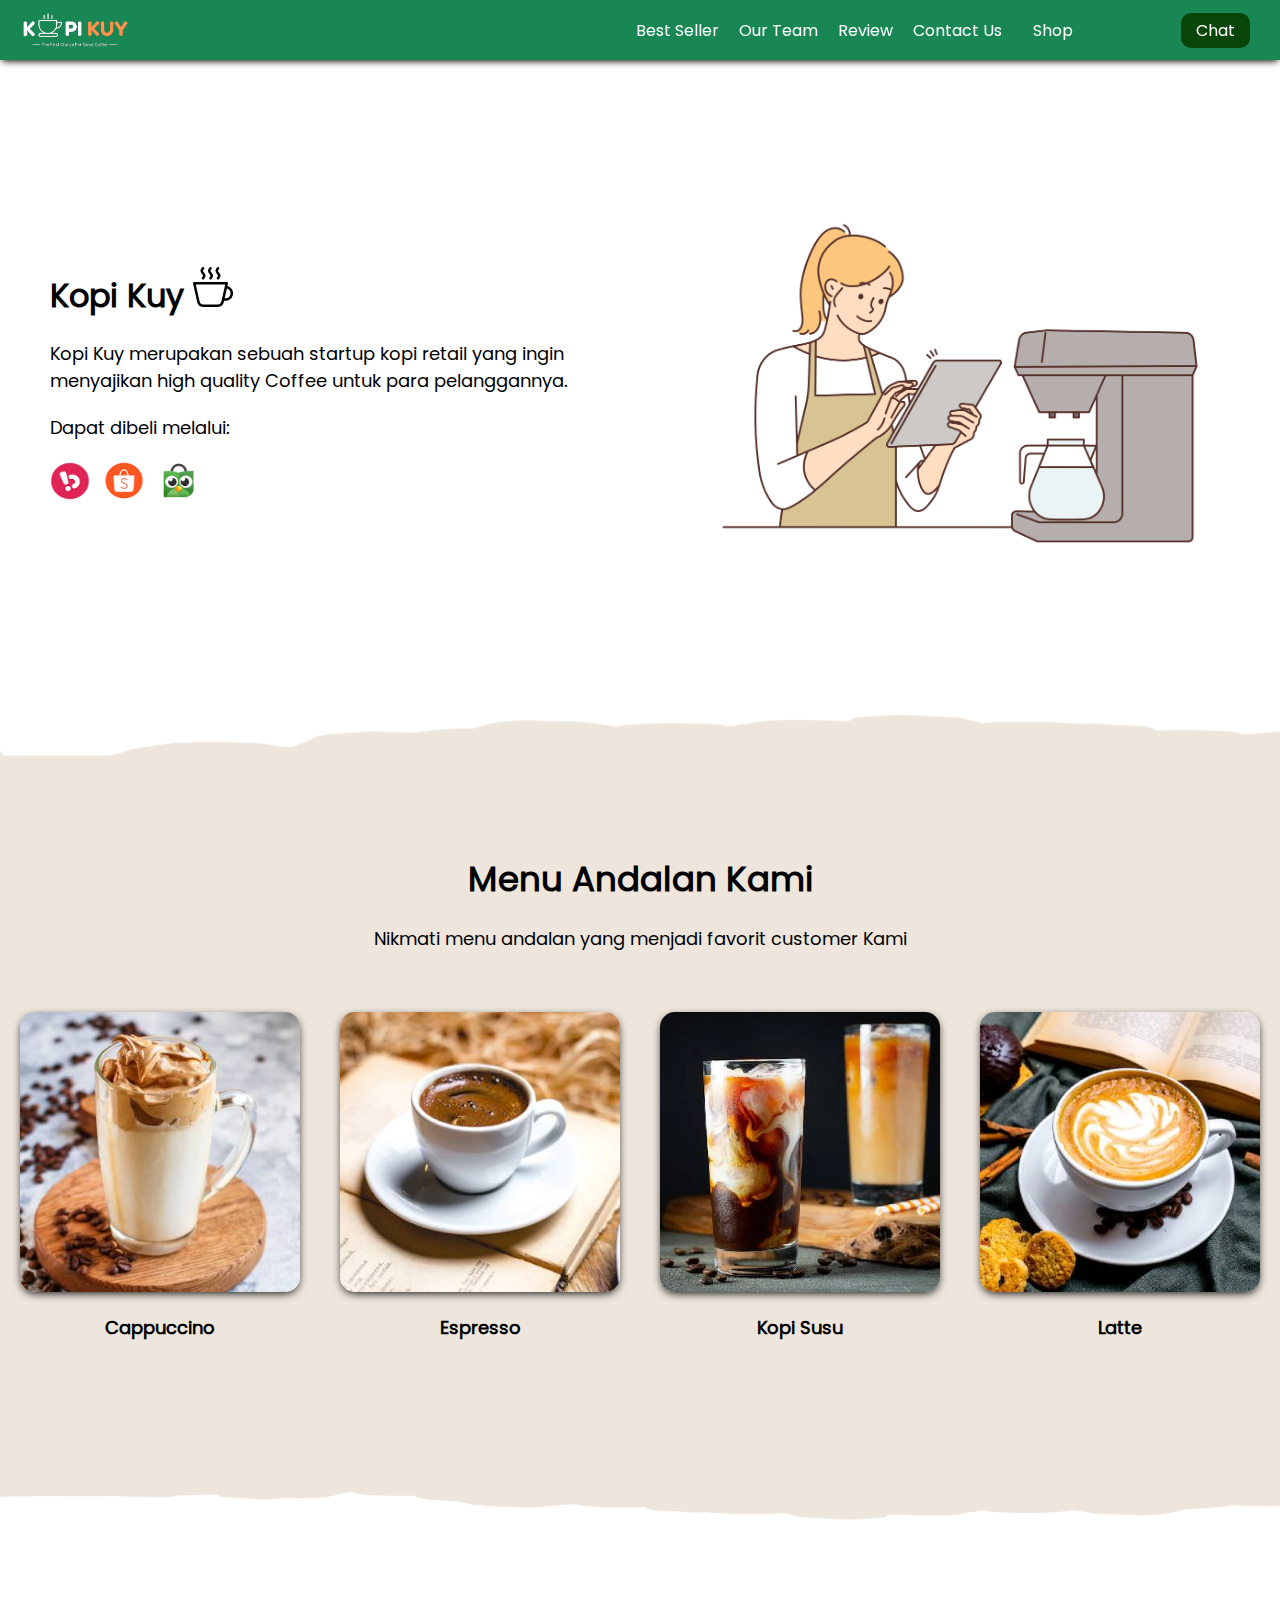
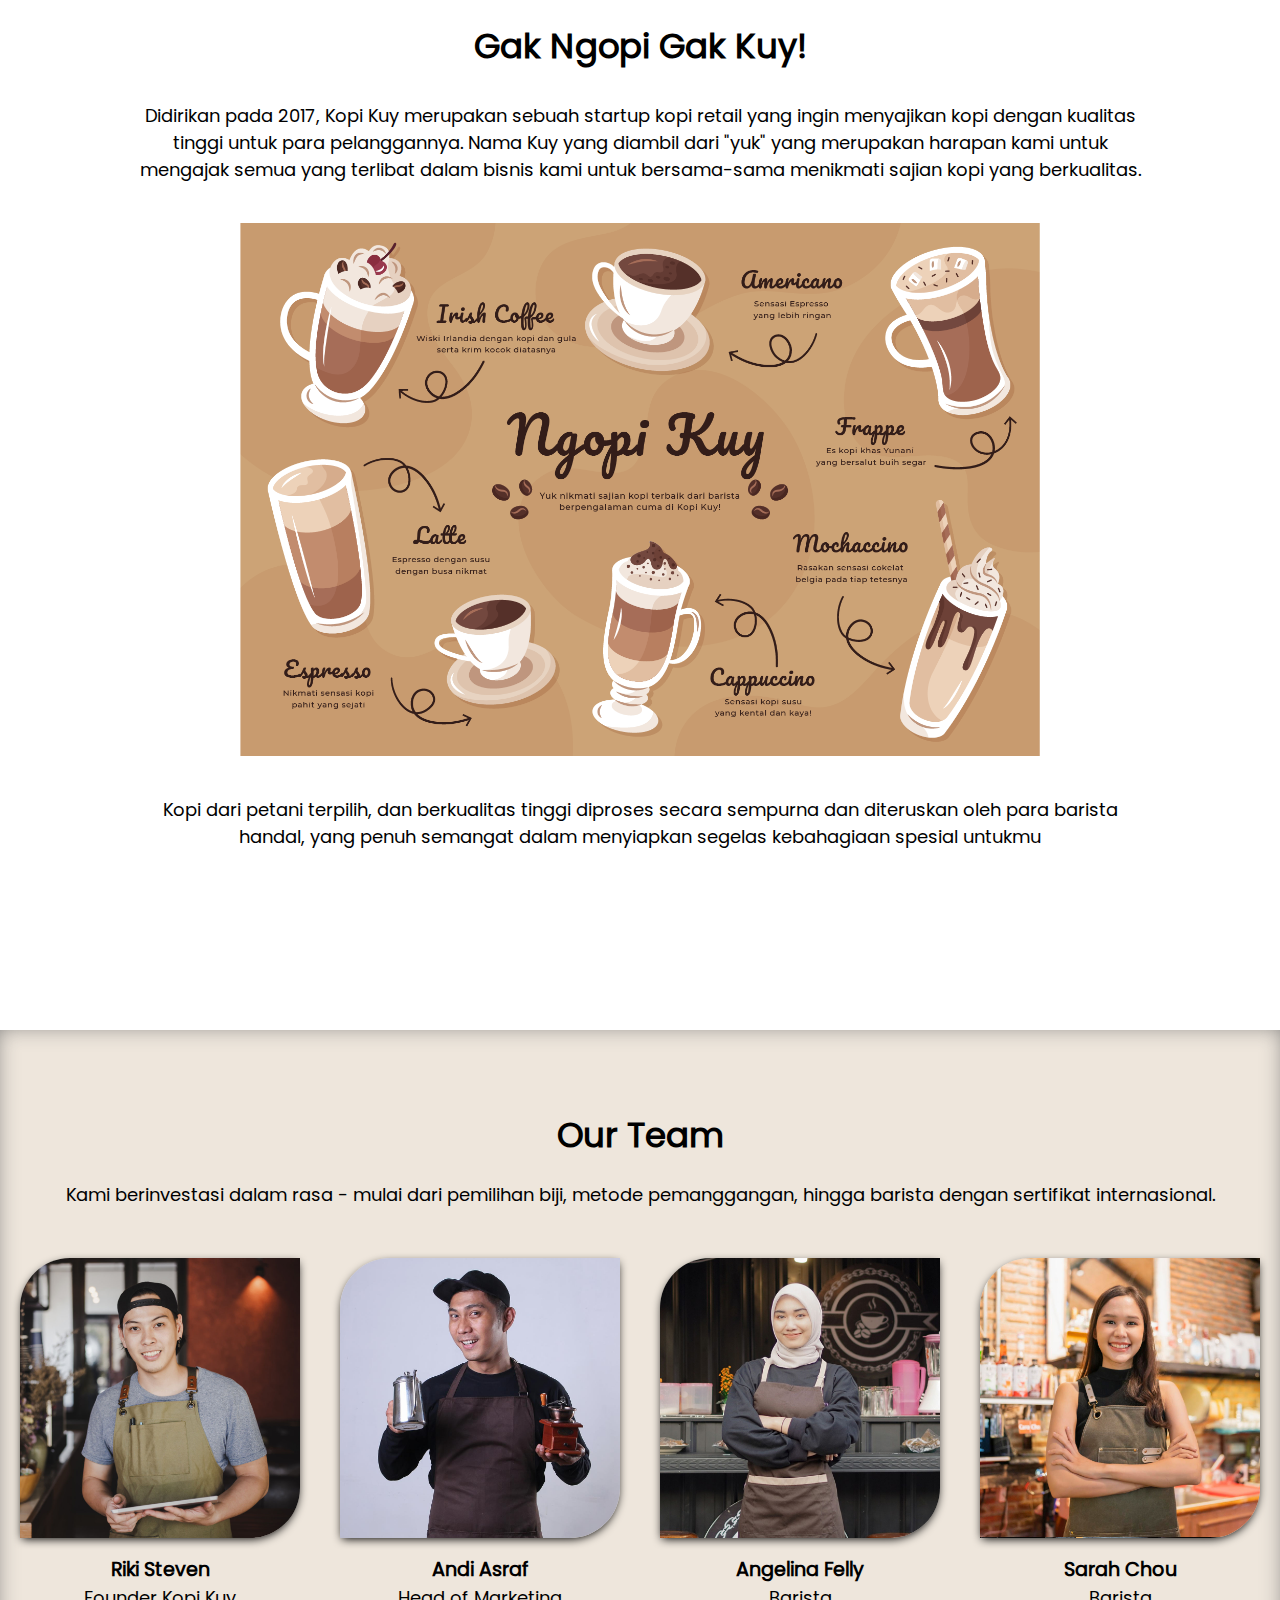
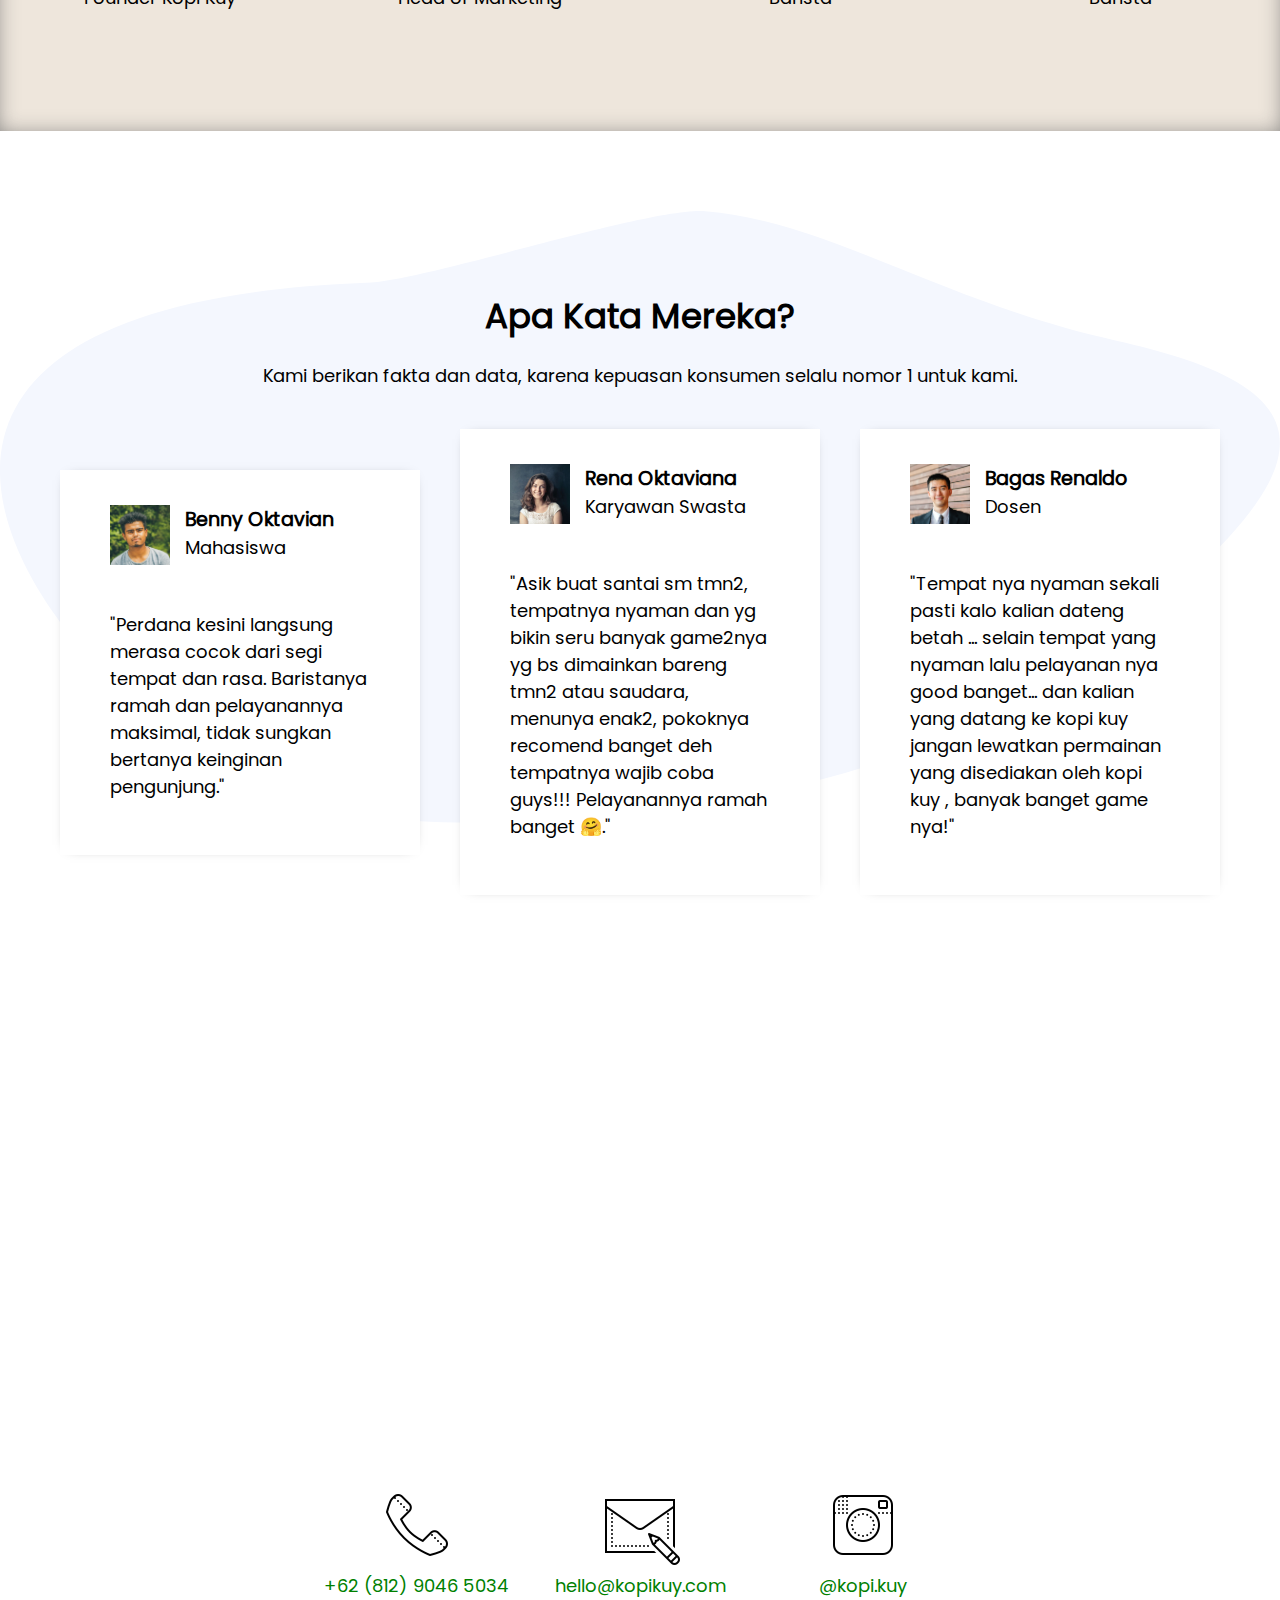
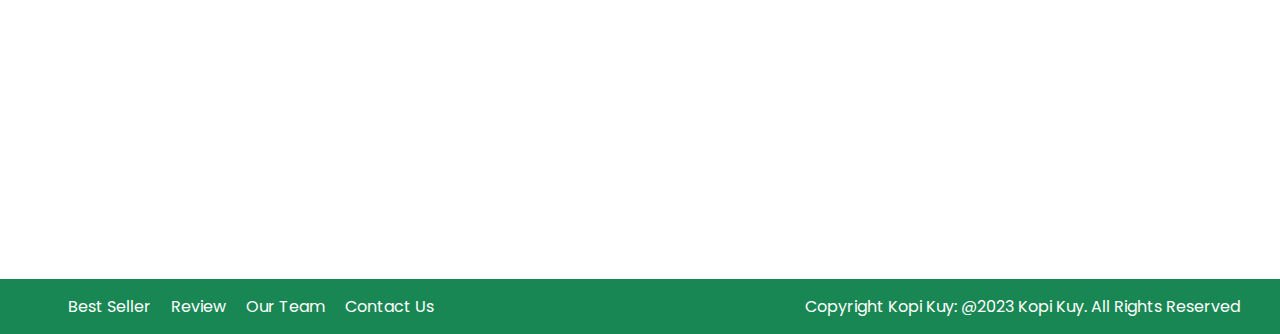
<file: index.html>
<!DOCTYPE html>
<html lang="id">

<head>
    <meta charset="UTF-8">
    <meta http-equiv="X-UA-Compatible" content="IE=edge">
    <meta name="viewport" content="width=device-width, initial-scale=1.0">
    <link rel="shortcut icon" href="images/favicon.ico" type="image/x-icon">
    <title>Website Kopi Kuy</title>
    <link rel="stylesheet" href="css/style.css">
</head>

<body>
    <nav>
        <img class="logo" src="images/logo/logo_kuy.png">
        <div class="navigasi">
            <a href="#best-seller">Best Seller</a>
            <a href="#our-team">Our Team</a>
            <a href="#review">Review</a>
            <a href="#contact-us">Contact Us</a>
        </div>
        <a class="shop" href="produk.html">Shop</a>
        <a class="chat" href="https://wa.me/628123456?text=Saya ingin bertanya" target="_blank">Chat</a>
    </nav>

    <!-- Tulis Kode HTML / <header> Setelah baris di bawah ini (baris 28) -->

    <header>

        <header>
            <div class="kiri">
                <h1>
                    Kopi Kuy <img src="images/icon/icon_kopi.svg" alt="">
                </h1>
                <p>
                    Kopi Kuy merupakan sebuah startup kopi retail yang ingin menyajikan
                    high quality Coffee untuk para pelanggannya.
                </p>
                <p>
                    Dapat dibeli melalui:
                </p>
                <div class="olshop">
                    <img src="images/logo/logo_bukalapak.png" alt="">
                    <img src="images/logo/logo_shopee.png" alt="">
                    <img src="images/logo/logo_tokopedia.png" alt="">
                </div>
            </div>
            <div class="kanan">
                <img src="images/header/header5.png" alt="">
            </div>
        </header>

        <section class="best-seller" id="best-seller">
            <h2>Menu Andalan Kami</h2>
            <p>
                Nikmati menu andalan yang menjadi favorit customer Kami
            </p>
            <div class="produk">
                <img src="images/produk/product_capuchino.jpg" alt="">
                <p>Cappuccino</p>
            </div>
            <div class="produk">
                <img src="images/produk/product_espresso.jpg" alt="">
                <p>Espresso</p>
            </div>
            <div class="produk">
                <img src="images/produk/product_kopi_susu.jpg" alt="">
                <p>Kopi Susu</p>
            </div>
            <div class="produk">
                <img src="images/produk/product_latte.jpg" alt="">
                <p>Latte</p>
            </div>
        </section>

        <section id="about-us" class="about-us">
            <h2>Gak Ngopi Gak Kuy!</h2>
            <p>
                Didirikan pada 2017, Kopi Kuy merupakan sebuah startup kopi retail yang ingin menyajikan kopi
                dengan kualitas tinggi
                untuk para pelanggannya. Nama Kuy yang diambil dari "yuk" yang merupakan harapan kami untuk
                mengajak semua yang terlibat dalam bisnis kami untuk bersama-sama menikmati sajian kopi yang
                berkualitas.
            </p>
            <img src="images/about-us/aset_kopi_jumbo.png">
            <p>
                Kopi dari petani terpilih, dan berkualitas tinggi diproses secara sempurna dan diteruskan
                oleh para barista handal,
                yang penuh semangat dalam menyiapkan segelas kebahagiaan spesial untukmu
            </p>
        </section>

        <section class="our-team" id="our-team">

            <h2>Our Team</h2>

            <p>Kami berinvestasi dalam rasa - mulai dari pemilihan biji, metode pemanggangan,
                hingga barista dengan sertifikat internasional. </p>

            <div class="team">
                <img src="images/team/team1.jpg">
                <h3>Riki Steven</h3>
                <p>Founder Kopi Kuy</p>
            </div>

            <div class="team">
                <img src="images/team/team2.jpg">
                <h3>Andi Asraf</h3>
                <p>Head of Marketing</p>
            </div>

            <div class="team">
                <img src="images/team/team3.jpg">
                <h3>Angelina Felly</h3>
                <p>Barista</p>
            </div>

            <div class="team">
                <img src="images/team/team4.jpg">
                <h3>Sarah Chou</h3>
                <p>Barista</p>
            </div>

        </section>

        <section id="review" class="review">
            <h2>Apa Kata Mereka?</h2>

            <p>Kami berikan fakta dan data, karena kepuasan konsumen selalu nomor 1 untuk kami.</p>

            <div class="testimoni">
                <img src="images/customer/customer1.jpg">
                <div class="profile">
                    <h3>Benny Oktavian</h3>
                    <p>Mahasiswa</p>
                </div>
                <p>"Perdana kesini langsung merasa cocok dari segi tempat dan rasa. Baristanya ramah
                    dan pelayanannya maksimal, tidak sungkan bertanya keinginan pengunjung."</p>
            </div>

            <div class="testimoni">
                <img src="images/customer/customer2.jpg">
                <div class="profile">
                    <h3>Rena Oktaviana</h3>
                    <p>Karyawan Swasta</p>
                </div>
                <p>"Asik buat santai sm tmn2, tempatnya nyaman dan yg bikin seru banyak game2nya yg bs
                    dimainkan bareng tmn2 atau saudara, menunya enak2, pokoknya recomend banget deh
                    tempatnya wajib coba guys!!! Pelayanannya ramah banget 🤗."</p>
            </div>

            <div class="testimoni">
                <img src="images/customer/customer3.jpg">
                <div class="profile">
                    <h3>Bagas Renaldo</h3>
                    <p>Dosen</p>
                </div>
                <p>"Tempat nya nyaman sekali pasti kalo kalian dateng betah ... selain tempat yang
                    nyaman lalu pelayanan nya good banget... dan kalian yang datang ke kopi kuy jangan
                    lewatkan permainan yang disediakan oleh kopi kuy , banyak banget game nya!"</p>
            </div>
        </section>

        <section class="contact-us" id="contact-us">

            <iframe
                src="https://www.google.com/maps/embed?pb=!1m14!1m8!1m3!1d7932.741866032694!2d106.668581!3d-6.214715!3m2!1i1024!2i768!4f13.1!3m3!1m2!1s0x2e69f9912c7f297b%3A0xe5a3a671dae861ab!2sKopi%20kuy!5e0!3m2!1sid!2sid!4v1680617229460!5m2!1sid!2sid"
                allowfullscreen="" loading="lazy" referrerpolicy="no-referrer-when-downgrade"></iframe>

            <div class="kontak">
                <img src="images/icon/icon_phone.png">
                <p>+62 (812) 9046 5034</p>
            </div>

            <div class="kontak">
                <img src="images/icon/icon_mail.png">
                <p>hello@kopikuy.com</p>
            </div>

            <div class="kontak">
                <img src="images/icon/icon_instagram.png">
                <a href="https://instagram.com" role="button">
                    <p>@kopi.kuy</p>
                </a>
            </div>
        </section>

    </header>

    <footer>
        <div class="navigasi">
            <a href="#best-seller">Best Seller</a>
            <a href="#review">Review</a>
            <a href="#our-team">Our Team</a>
            <a href="#contact-us">Contact Us</a>
        </div>
        <p>Copyright Kopi Kuy: @2023 Kopi Kuy. All Rights Reserved</p>
    </footer>



    <!--
        Kode HTML tidak boleh lewat dari batas ini
        Pastikan setiap section di tutup
        misalnya kode <section class="best-seller"> harus ada
        di bawah kode </header> (perhatikan ada garis miringnya
        dan setiap section harus setelah kode </section>
        jangan menulis <section> di dalam <section>
    -->
</body>

</html>
</file>
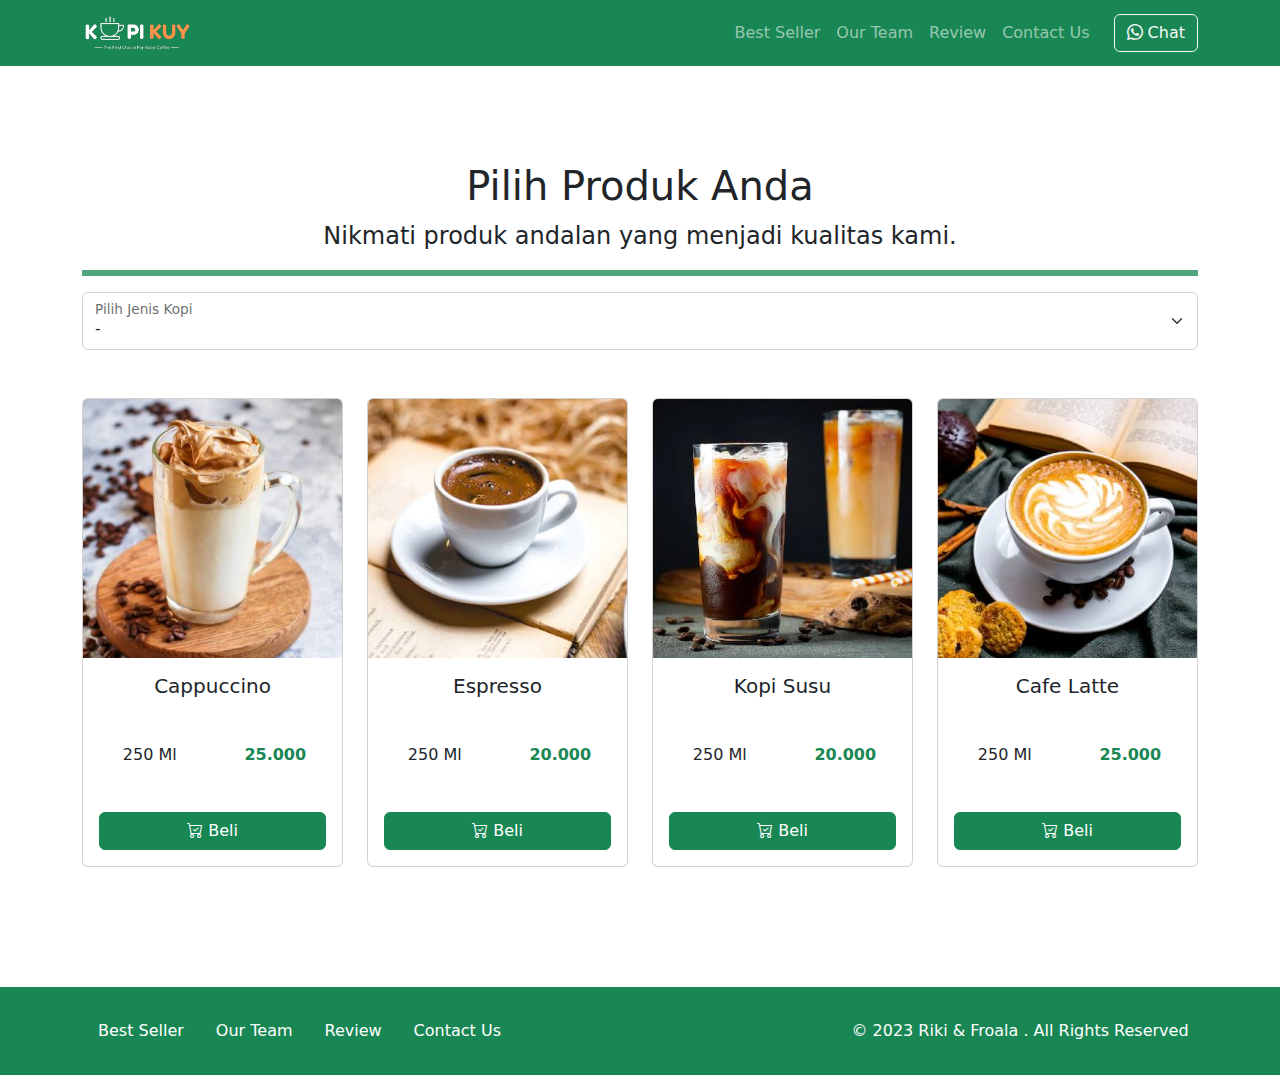
<file: produk.html>
<!DOCTYPE html>
<html lang="id">

<head>
    <meta charset="UTF-8">
    <meta http-equiv="X-UA-Compatible" content="IE=edge">
    <meta name="viewport" content="width=device-width, initial-scale=1.0">
    <link rel="shortcut icon" href="images/favicon/favicon.ico" type="image/x-icon">
    <title>Produk</title>
    <link rel="shortcut icon" href="images/favicon.ico" type="image/x-icon">
    <link rel="stylesheet" href="vendor/bootstrap/bootstrap.min.css">
    <link rel="stylesheet" href="vendor/bootstrap/bootstrap-icons.css">
    <script src="vendor/bootstrap/bootstrap.bundle.min.js"></script>
    <script src="js/jquery-3.6.3.min.js"></script>
    <style>
        /* tulis kode CSS internal di bawah sini */



        /* Batas Akhir penulisan kode CSS internal */
    </style>
</head>

<body>
    <!-- Tulis Kode Bootstrap Di Bawah Sini -->

    <nav class="navbar navbar-dark bg-success navbar-expand-lg bisadicopy">
        <div class="container">
            <a class="navbar-brand" href="#">
                <img src="images/logo/logo_kuy.png" height="40" alt="image">
            </a>
            <button class="navbar-toggler" type="button" data-bs-toggle="collapse" data-bs-target="#navbarNav11"
                aria-controls="navbarNav11" aria-expanded="false" aria-label="Toggle navigation">
                <span class="navbar-toggler-icon"></span>
            </button>
            <div class="collapse navbar-collapse" id="navbarNav11">
                <ul class="navbar-nav ms-auto">
                    <li class="nav-item active">
                        <a class="nav-link" href="index.html#best-seller">Best Seller</a>
                    </li>
                    <li class="nav-item">
                        <a class="nav-link" href="index.html#our-team">Our Team</a>
                    </li>
                    <li class="nav-item">
                        <a class="nav-link" href="index.html#review">Review</a>
                    </li>
                    <li class="nav-item">
                        <a class="nav-link" href="index.html#contact-us">Contact Us</a>
                    </li>
                </ul>
                <a target="_blank" class="btn btn-outline-light ms-md-3"
                    href="https://wa.me/6281212345678?text=Halo saya mau pesan kopi">
                    <i class="bi bi-whatsapp"></i>
                    Chat</a>
            </div>
        </div>
    </nav>

    <main>
        <section class="produk text-center my-5 py-5">
            <div class="container">
                <h1>Pilih Produk Anda</h1>
                <p class="fs-4">Nikmati produk andalan yang menjadi kualitas kami.</p>
                <hr class="border border-success border-3 opacity-75">

                <!-- Ini Untuk Select -->
                <div class="form-floating">
                    <select class="form-select" id="select_kopi" aria-label="Floating label select example">
                        <option selected disabled>-</option>
                        <option value="arabica">Arabica</option>
                        <option value="robusta">Robusta</option>
                        <option value="nonkopi">Non Kopi</option>
                    </select>
                    <label for="select_kopi">Pilih Jenis Kopi</label>
                </div>

                <div id="baris_produk"
                    class="row row-cols-1 row-cols-sm-2 row-cols-md-3 row-cols-lg-4 text-center mt-5">

                    <div class="col mb-4">
                        <div class="card">
                            <img src="images/produk/product_capuchino.jpg" class="card-img-top" alt="...">
                            <div class="card-body">
                                <h5 class="card-title">Cappuccino</h5>
                                <div class="row hargasize my-4">
                                    <div class="col">
                                        250 Ml
                                    </div>
                                    <div class="col text-success fw-bold">
                                        25.000
                                    </div>
                                </div>
                                <a href="#" class="btn btn-success w-100">
                                    <i class="bi bi-cart-check"></i> Beli</a>
                            </div>
                        </div>
                    </div>
                    <div class="col mb-4">
                        <div class="card">
                            <img src="images/produk/product_espresso.jpg" class="card-img-top" alt="...">
                            <div class="card-body">
                                <h5 class="card-title">Espresso</h5>
                                <div class="row hargasize my-4">
                                    <div class="col">
                                        250 Ml
                                    </div>
                                    <div class="col text-success fw-bold">
                                        20.000
                                    </div>
                                </div>
                                <a href="#" class="btn btn-success w-100">
                                    <i class="bi bi-cart-check"></i> Beli</a>
                            </div>
                        </div>
                    </div>
                    <div class="col mb-4">
                        <div class="card">
                            <img src="images/produk/product_kopi_susu.jpg" class="card-img-top" alt="...">
                            <div class="card-body">
                                <h5 class="card-title">Kopi Susu</h5>
                                <div class="row hargasize my-4">
                                    <div class="col">
                                        250 Ml
                                    </div>
                                    <div class="col text-success fw-bold">
                                        20.000
                                    </div>
                                </div>
                                <a href="#" class="btn btn-success w-100">
                                    <i class="bi bi-cart-check"></i> Beli</a>
                            </div>
                        </div>
                    </div>
                    <div class="col mb-4">
                        <div class="card">
                            <img src="images/produk/product_latte.jpg" class="card-img-top" alt="...">
                            <div class="card-body">
                                <h5 class="card-title">Cafe Latte</h5>
                                <div class="row hargasize my-4">
                                    <div class="col">
                                        250 Ml
                                    </div>
                                    <div class="col text-success fw-bold">
                                        25.000
                                    </div>
                                </div>
                                <a href="#" class="btn btn-success w-100">
                                    <i class="bi bi-cart-check"></i> Beli</a>
                            </div>
                        </div>
                    </div>


                </div>
            </div>
        </section>
    </main>

    <footer class="riki-block footer-small py-4 bg-success">
        <div class="container">
            <div class="row align-items-center">
                <div class="col-12 col-md-8">
                    <ul class="nav justify-content-center justify-content-md-start">
                        <li class="nav-item active">
                            <a class="nav-link" href="index.html#best-seller">Best Seller</a>
                        </li>
                        <li class="nav-item">
                            <a class="nav-link" href="index.html#our-team">Our Team</a>
                        </li>
                        <li class="nav-item">
                            <a class="nav-link" href="index.html#review">Review</a>
                        </li>
                        <li class="nav-item">
                            <a class="nav-link" href="index.html#contact-us">Contact Us</a>
                        </li>
                    </ul>
                </div>

                <div class="col-12 col-md-4 mt-4 mt-md-0 text-center text-md-right">
                    © 2023 Riki &amp; Froala . All Rights Reserved
                </div>
            </div>
        </div>
    </footer>
    <!-- Batas Akhir penulisan kode Bootstrap -->
    <script>
        /* Tulis Javascript Di bawah Sini */

        var data_kopi = []
        var data_pilihan = []
        var pilihan = ""
        ambilData()

        function ambilData() {
            var online = "https://rikikurnia.com/prakerja/api/kopi"
            var offline = "data.json"
            $.getJSON(online).then(function (data) {
                data_kopi = data
                console.log(data_kopi)
            })
        }


        function tampilkanData() {
            data_pilihan = data_kopi[pilihan]
            console.log("dapil", data_pilihan)
            baris_produk.innerHTML = ""

            data_pilihan.forEach(kopi => {
                baris_produk.innerHTML += `<div class="col mb-4">
                        <div class="card">
                            <img src="${kopi.foto}"
                                class="card-img-top" alt="...">
                            <div class="card-body">
                                <h5 class="card-title">${kopi.nama}</h5>
                                <div class="row hargasize my-4">
                                    <div class="col">
                                        ${kopi.size}
                                    </div>
                                    <div class="col text-primary fw-bold">
                                        ${kopi.harga}
                                    </div>
                                </div>
                                <a href="${kopi.link}" class="btn btn-primary w-100">
                                    <i class="bi bi-cart-check"></i> Beli</a>
                            </div>
                        </div>
                    </div>`
            })

        }

        select_kopi.onchange = function () {
            pilihan = select_kopi.value
            console.log(pilihan)
            tampilkanData()
        }

        /* Batas Akhir penulisan kode Javascript */
    </script>
</body>

</html>
</file>
<file: css/style.css>
/* Kode * di bawah ini untuk mereset tampilan setiap web browser supaya seragam */

* {
   box-sizing: border-box;
   margin: 0;
   padding: 0;
}

html {
   /* scroll-behavior: smooth agar scroll ketika klik pada navigasi menjadi halus */
   scroll-behavior: smooth;
}

/* 
Kode di bawah ini untuk mengatur nav sampai footer agar memiliki tampilan flexibel
selengkapnya akan di bahas di hari ke 3
*/

nav,
header,
section,
footer {
   /* 
      display: flex memiliki pengaturan yang dapat mengatur agar elemen
      di dalamnya memiliki ukuran yang fleksibel
      digunakan saat ada elemen yang isinya lebih dari satu kolom
   */
   display: flex;
   /* 
      align-items: center mengatur elemen di dalamnya rata tengah vertikal
   */
   align-items: center;

   /* 
      justify-content: center mengatur elemen di dalamnya rata tengah horizontal
   */
   justify-content: center;

   /* 
      flex-wrap: wrap mengatur agar jika lebar elemen berlebih, maka elemen
      akan otomatis diletakan di baris baru (tidak dipaksakan di satu baris)
   */
   flex-wrap: wrap;
}



/* 
Kode @font-face untuk menginstall font ke dalam Website 
src adalah untuk lokasi fontnya, font dapat di cari di website https://fonts.google.com/
dengan memberi nama family, maka kita mendaftarkan font tersebut ke dalam website
*/

@font-face {
   src: url(../fonts/poppins.woff2);
   font-family: 'Poppins';
}

body {
   /* 
   mendaftarkan semua teks pada body menjadi family Poppins 
   kenapa pada body? karena elemen body membungkus semua elemen dari nav section sampai footer
   */
   font-family: 'Poppins';
}

/*
Misalnya ada font dari google yang bernama Irish Grover yang berada di:
https://fonts.gstatic.com/s/irishgrover/v23/buExpoi6YtLz2QW7LA4flVgv__RP.woff2

maka bisa coba copy kode berikut untuk menginstall font tadi:

@font-face {
  font-family: 'Irish Grover';
  font-style: normal;
  font-weight: 400;
  src: url(https://fonts.gstatic.com/s/irishgrover/v23/buExpoi6YtLz2QW7LA4flVgv__RP.woff2) format('woff2');
}

Jika kode di atas sudah di copy
Nanti pada element yang ingin menggunakan font Irish Grover Tadi, tinggal diganti font-familynya
misal mau mengganti h1 dan h2 maka kodenya sebagai berikut:

h1,h2 {
   font-family: 'Irish Grover';
}

*/


a {
   /* menghilangkan garis bawah pada link */
   text-decoration: none;

   /* 
   color: adalah untuk mengganti warna tulisan.
   color:unset digunakan pada a untuk menghilangkan warna bawaan pada link (biasanya warna biru) 
   */
   color: unset;
}

h2 {
   /* mengatur ukuran huruf ke 34 pixel */
   font-size: 34px;
}

h3 {
   /* mengatur ukuran huruf ke 1.2rem */
   font-size: 1.2rem;
}

h1,
h2,
h3 {
   /* mengatur tebal huruf bisa bold, normal*/
   font-weight: bold;
}

img {
   /* 
      kode max-width artinya lebar maksimal
      mengatur agar semua elemen img memiliki lebar maksimal 100% agar
      besar gambar tidak melebihi layar ataupun elemen pembungkus
   */
   max-width: 100%;
}

/* Navigasi */

nav {
   /* 
   background-color mengatur warna latar belakang 
   untuk pengguna hp, pergantian warna tidak bisa seperti vs code
   hanya dapat menggunakan warna bahasa inggris seperti: red, green, brown, purple dsb
   untuk pengguna vscode silahkan arahkan mouse ke kotak warna di bawah
   untuk mengganti warna sesuai keinginan
   */
   background-color: #198754;

   /* box-shadow membuat efek bayangan */
   box-shadow: 0 3px 7px -2px #000;

   /* width mengatur lebar elemen. 100% agar lebarnya full dari kiri sampai kanan layar */
   width: 100%;

   /* 
   padding digunakan untuk memberi jarak ke dalam. 
   efeknya bila digunakan pada elemen yang memiliki warna latar akan membuat elemen tersebut 'gemuk'
   padding-top artinya jarak ke atas, nilai padding dapat berupa
   padding-top, padding-bottom, padding-left, padding-right
   */
   padding-top: 10px;
   padding-bottom: 10px;

   /* 
   position mengatur posisi elemen, position:fixed supaya elemen nav akan ikut menempel di atas layar
   saat kita scroll ke bawah. Jika ingin navigasi gak nempel, bisa menggunakan position:static;
   */
   position: fixed;

   /* Nilai z-index semakin besar, maka elemen akan semakin di depan */
   z-index: 500;
}

img.logo {
   /* height mengatur tinggi elemen */
   height: 40px;
   /* penjelasan margin mirip dengan padding, fungsinya untuk memberi jarak pada elemen */
   margin-left: 20px;
}

div.navigasi {
   margin-left: auto;
   margin-right: 15px;
}

nav a {
   color: #fff;
   padding-left: 8px;
   padding-right: 8px;
}

a.shop {
   margin-right: 100px;
}

a.chat {
   margin-right: 30px;
   background-color: rgb(8, 69, 8);
   color: #fff;
   padding-top: 5px;
   padding-right: 15px;
   padding-bottom: 5px;
   padding-left: 15px;
   border-radius: 10px;
}


/* 
   PERHATIKAN bahwa dalam mengatur elemen, nama elemen langsung ditulis
   sedangkan untuk mengatur class, dibutuhkan tanda titik (.) terlebih dulu
   img {} berarti seluruh elemen dengan tag img (<img src="....">), 
   sedangkan .img artinya hanya elemen dengan class img (<img class="img" src="...">) 
*/


/* HEADER */


header,
section {
   /*
    padding mengatur jarak ke dalam
    pada padding dan margin ditambahkan top / right / bottom / top 
    untuk mengatur jarak masing-masing 
   */
   padding-top: 80px;
   padding-bottom: 80px;

   /* margin mengatur jarak ke luar */
   margin-bottom: 80px;
}

/* penulisan CSS dapat digabung dengan beberapa elemen */
header div.kiri,
header div.kanan {
   /* width mengatur lebar elemen. 50% artinya setengah ukuran elemen pembungkus */
   width: 50%;
   padding: 50px;
}

header h1 {
   margin-bottom: 20px;
}

header p {
   /* font-size digunakan untuk mengatur ukuran huruf */
   font-size: 18px;
   margin-bottom: 20px;
}

div.olshop img {
   width: 40px;
   /* aspect-ratio:1 agar tinggi menyesuaikan width */
   aspect-ratio: 1;
   margin-right: 10px;
}

/* Best Seller */

section.best-seller {
   position: relative;

   /* background-color mengatur warna latar belakang elemen */
   background-color: #EEE6DC;

   /* text-align mengatur rata tulisan, bisa bernilai: left, right, center, justify */
   text-align: center;
}

/* 
terkait position, after, dan before memerlukan pemahaman mendalam
terkait layout pada CSS untuk dapat memahami secara penuh 
*/

section.best-seller::before,
section.best-seller::after {
   position: absolute;
   content: "";
   width: 100%;
   height: 76px;

   /* background-image untuk menambahkan gambar sebagai background */
   background-image: url(../images/background/garis-atas.png);

   /*background-size agar gambar latar menyesuaikan tinggi / lebar elemen */
   background-size: cover;

   top: -60px;
   left: 0;
}

section.best-seller::after {
   height: 60px;
   background-image: url(../images/background/garis-bawah.png);
   top: unset;
   bottom: -60px;
}

section.best-seller h2 {
   margin-bottom: 20px;
   width: 100%;
}

/* 
Penulisan section.best-seller > p berarti mengatur elemen p yang langsung
di bungkus oleh elemen <section class="best-seller">
aturan ini tidak berlaku untuk elemen <p> yang ada di dalam <div class="produk">
*/

section.best-seller>p {
   font-size: 18px;
   margin-bottom: 40px;
   width: 100%;
}

div.produk {
   /* 
      Penulisan padding dan margin seperti padding:20px ini penulisan singkat 
      yang berarti top, right, bottom, left nilainya sama, yaitu 20px 
   */
   padding: 20px;
   width: 25%;
}

div.produk img {
   /* transition membuat animasi transisi dari perubahan style, 0.3s berarti 0.3 detik */
   transition: all 0.3s ease;

   /* border-radius  Membuat sudut membulat */
   border-radius: 15px;

   /* box-shadow membuat efek bayangan */
   box-shadow: 0 3px 10px -2px #000;
}

/*

kode div.produk img:hover akan dijalankan saat mouse ada di atas elemen <img> yang ada
di dalam <div class="produk"> 
karena ada efek transition pada div.produk img 
maka akan menghasilkan efek animasi yang smooth

*/
div.produk img:hover {

   /* membuat transformasi, bisa berupa scale(1.05), rotate(180deg), translateY(-50px), dsb */
   transform: scale(0.9);
   border-radius: 50%;
}

div.produk p {
   margin-top: 15px;
   font-weight: bold;
}



/* About US */

section.about-us {
   /* max-width: 80%; mengatur lebar maksimal elemen tidak boleh melebihi 80% layar */
   max-width: 80%;

   /* margin-left dan margin-right auto akan membuat posisi elemen berada di tengah */
   margin-left: auto;
   margin-right: auto;
   text-align: center;
}

section.about-us h2 {
   margin-bottom: 30px;
   width: 100%;
}

section.about-us img {
   /* 
      Penulisan width: 800px dan max-width: 100% mengatur agar
      elemen memiliki lebar 800px namun tidak boleh melebihi 100% ukuran layar
   */
   width: 800px;
   max-width: 100%;
   margin: auto;
}

/*
section.about-us p:nth-child(2) berarti mengatur elemen ke 2 dengan jenis <p>
yang ada di dalam <section class="about-us">
*/

section.about-us p:nth-child(2) {
   margin-bottom: 40px;
}

section.about-us p:nth-child(4) {
   margin-top: 40px;
}


/* OUR TEAM */

section.our-team {
   background-color: #EEE6DC;
   box-shadow: inset 0px 0px 23px -6px #707070;
   text-align: center;
}

section.our-team h2 {
   margin-bottom: 20px;
   width: 100%;
}

section.our-team>p {
   margin-bottom: 30px;
   font-size: 18px;
   width: 800px;
   max-width: 90%;
   margin-left: auto;
   margin-right: auto;
   width: 100%;
}

div.team {
   width: 25%;
   padding: 20px;
}

div.team img {
   width: 100%;
   aspect-ratio: 1/1;
   object-fit: cover;
   box-shadow: 0 3px 10px -2px #000;
   border-radius: 50px 0px 50px 0px;
   margin-bottom: 10px;
}


/* REVIEW */

section.review {
   background-image: url(../images/background/bg-review.svg);
   /* 
      background-size: contain;
      membuat gambar latar belakang tidak terpotong
   */
   background-size: contain;

   /* 
      background-repeat: no-repeat;
      membuat gambar latar belakang tidak diulang (duplikat)
   */
   background-repeat: no-repeat;
   padding-left: 40px;
   padding-right: 40px;
   justify-content: space-around;
   /* align-items: stretch; membuat tinggi elemen di dalam .review .baris seragam */
   text-align: center;
}

section.review h2 {
   margin-bottom: 20px;
   width: 100%;
}

section.review>p {
   margin-bottom: 40px;
   font-size: 18px;
   width: 100%;
}

div.testimoni {
   width: 30%;
   display: flex;
   flex-wrap: wrap;
   padding: 35px 50px;
   box-shadow: 0px 0px 12px -10px #000;
   background-color: #fff;
}

div.testimoni img {
   width: 60px;
   height: 60px;
   margin-right: 15px;
   object-fit: cover;
}

div.profile {
   text-align: left;
   display: block;
   margin-bottom: 30px;
   width: calc(100% - 75px);
}

div.profile p {
   width: 100%;
   text-align: left;
}

div.testimoni>p {
   width: 100%;
   text-align: left;
}


/* CONTACT US */
section.contact-us {
   margin-bottom: 20px;
}

section.contact-us iframe {
   width: 100%;
   height: 300px;
   border: 0;
}

div.kontak {
   width: 30%;
   /* color mengatur warna tulisan */
   color: green;
   text-align: center;
   margin-top: 50px;
}


/* FOOTER */

footer {
   background-color: #198754;
   padding-top: 15px;
   padding-bottom: 15px;
   color: #fff;
   padding-right: 40px;
   padding-left: 40px;
}

footer div.navigasi {
   margin-left: 20px;
   margin-right: auto;
}

footer div.navigasi a {
   padding: 8px;
}

/* UNTUK kode RESPONSIF hari ke 3 tulis DI BAWAH sini */

@media (max-width:768px) {

   .navigasi {
      display: none;
   }

   a.shop {
      margin-right: 20px;
      margin-left: auto;
   }

   header {
      text-align: center;
   }

   header div.kiri,
   header div.kanan {
      width: 100%;
      padding: 25px;
   }

   div.produk,
   div.team,
   div.kontak {
      width: 50%;
   }

   div.testimoni {
      width: 100%;
      margin-bottom: 20px;
      padding: 30px;
   }

}

/* Kode CSS Selesai di sini */
</file>
